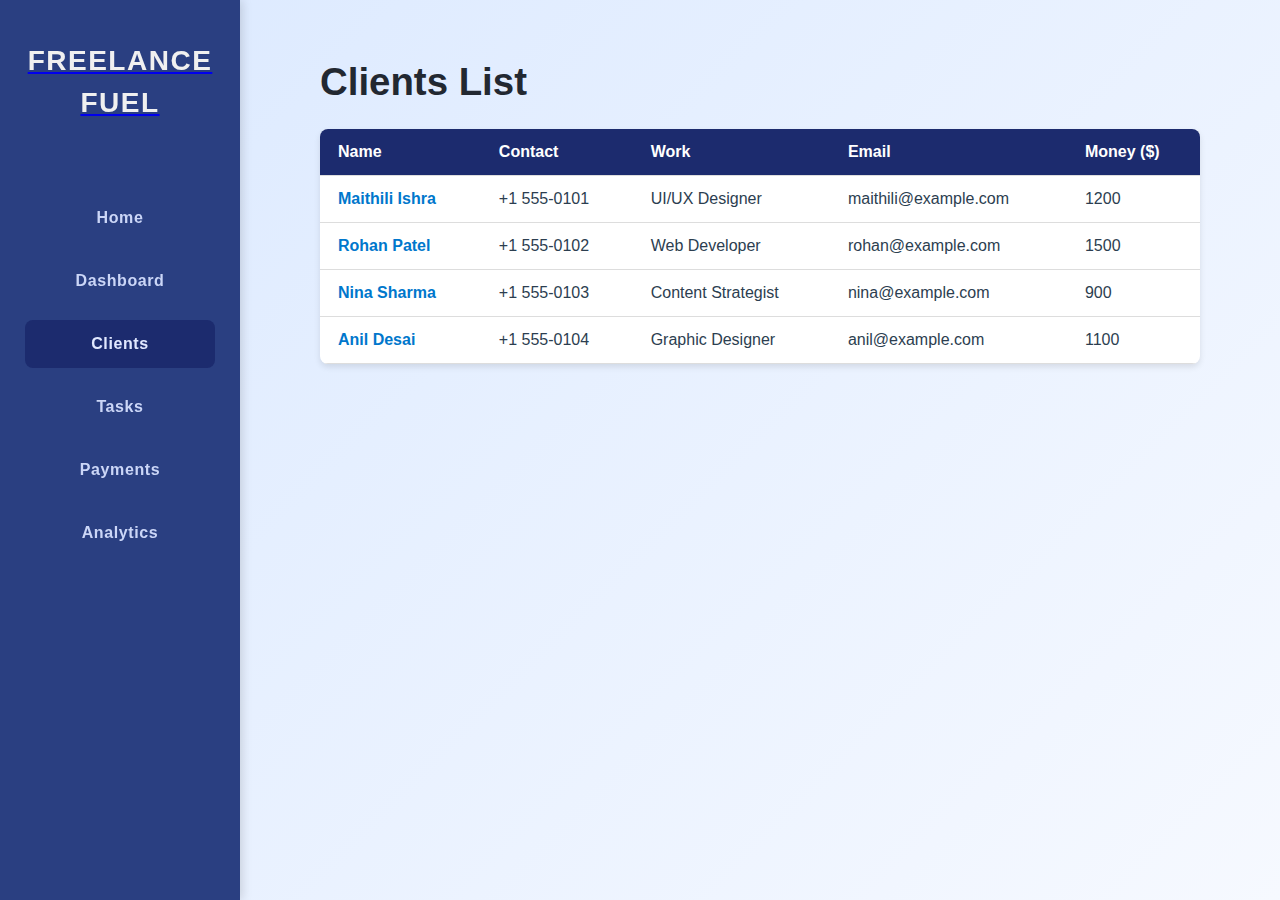
<file: templates/clients.html>
<!DOCTYPE html>
<html lang="en">
<head>
  <meta charset="UTF-8" />
  <meta name="viewport" content="width=device-width, initial-scale=1" />
  <title>Clients | Freelance Fuel</title>
  <link rel="stylesheet" href="/css/clients.css" />
</head>
<body>

<aside class="sidebar">
    <a href="/templates/homepage.html"><h2>Freelance Fuel</h2></a>
    <nav>
      <a href="/templates/homepage.html">Home</a>
      <a href="/templates/dashboard.html">Dashboard</a>
      <a href="/templates/clients.html" class="active">Clients</a>
      <a href="/templates/task.html" >Tasks</a>
      <a href="/templates/payments.html">Payments</a>
      <a href="/templates/analytics.html" >Analytics</a>

    </nav>
  </aside>
<main class="main-content">
  <h1>Clients List</h1>
  <table class="clients-table">
    <thead>
      <tr>
        <th>Name</th>
        <th>Contact</th>
        <th>Work</th>
        <th>Email</th>
        <th>Money ($)</th>
      </tr>
    </thead>
    <tbody>
      <tr>
        <td><a href="/data/Maithili.html">Maithili Ishra</a></td>
        <td>+1 555-0101</td>
        <td>UI/UX Designer</td>
        <td>maithili@example.com</td>
        <td>1200</td>
      </tr>
      <tr>
        <td><a href="/data/rohan.html">Rohan Patel</a></td>
        <td>+1 555-0102</td>
        <td>Web Developer</td>
        <td>rohan@example.com</td>
        <td>1500</td>
      </tr>
      <tr>
        <td><a href="/data/Nina.html">Nina Sharma</a></td>
        <td>+1 555-0103</td>
        <td>Content Strategist</td>
        <td>nina@example.com</td>
        <td>900</td>
      </tr>
      <tr>
        <td><a href="/data/anil.html">Anil Desai</a></td>
        <td>+1 555-0104</td>
        <td>Graphic Designer</td>
        <td>anil@example.com</td>
        <td>1100</td>
      </tr>
    </tbody>
  </table>
</main>

</body>
</html>
</file>
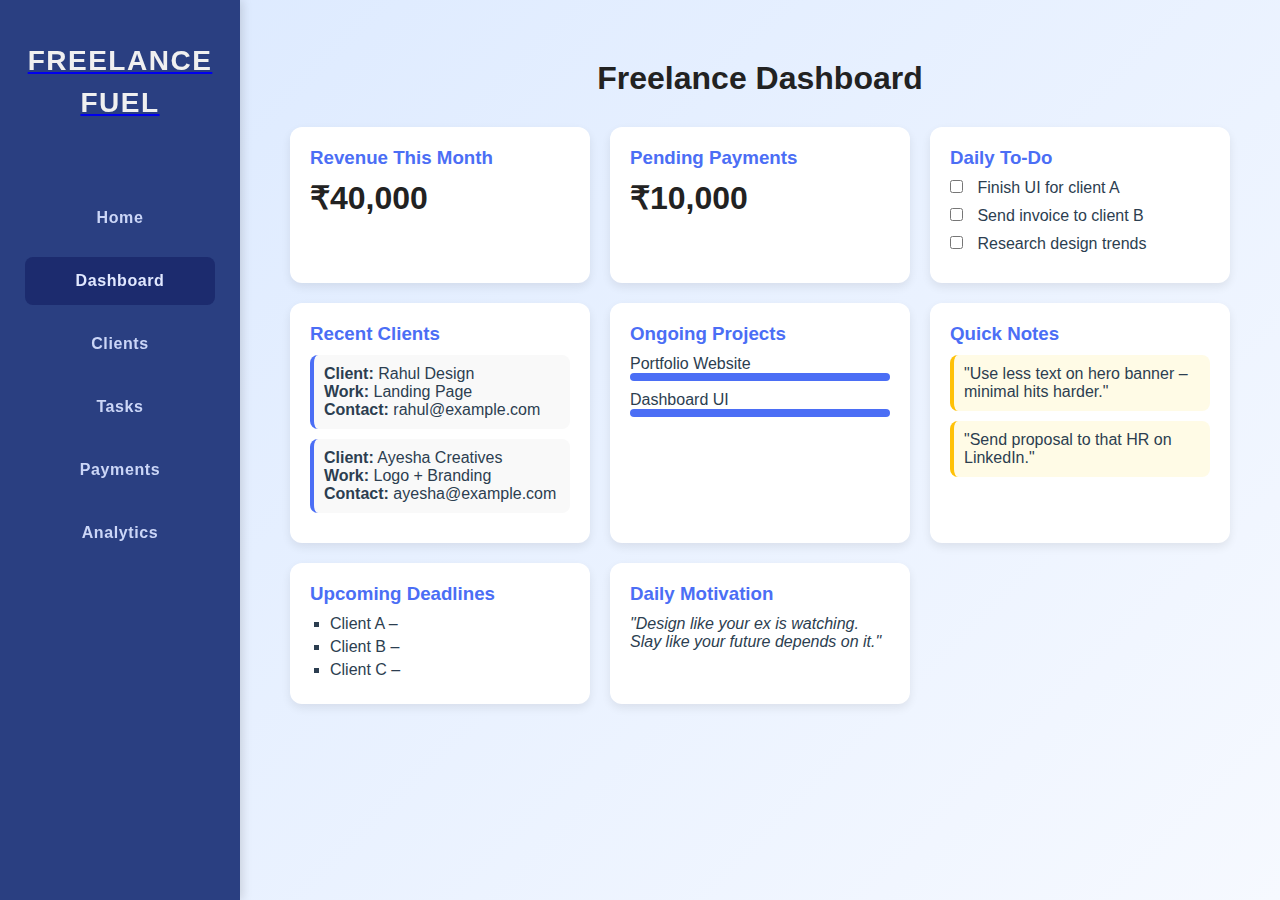
<file: templates/dashboard.html>
<!DOCTYPE html>
<html lang="en">
<head>
  <meta charset="UTF-8" />
  <meta name="viewport" content="width=device-width, initial-scale=1" />
  <title>Dashboard | Freelance Fuel</title>
  <link rel="stylesheet" href="/css/dashboard.css" />
</head>
<body>
<aside class="sidebar">
    <a href="/templates/homepage.html"><h2>Freelance Fuel</h2></a>
    <nav>
      <a href="/templates/homepage.html">Home</a>
      <a href="/templates/dashboard.html" class="active">Dashboard</a>
      <a href="/templates/clients.html">Clients</a>
      <a href="/templates/task.html" >Tasks</a>
      <a href="/templates/payments.html">Payments</a>
      <a href="/templates/analytics.html" >Analytics</a>

    </nav>
  </aside>

  <div class="main-content">
    <h1>Freelance Dashboard</h1>
    <div class="dashboard">
      <div class="card">
        <h3>Revenue This Month</h3>
        <div class="revenue">₹40,000</div>
      </div>

      <div class="card">
        <h3>Pending Payments</h3>
        <div class="pending">₹10,000</div>
      </div>

      <div class="card">
        <h3>Daily To-Do</h3>
        <ul class="todo-list" id="todo-list">
          <li><label><input type="checkbox" /> Finish UI for client A</label></li>
          <li><label><input type="checkbox" /> Send invoice to client B</label></li>
          <li><label><input type="checkbox" /> Research design trends</label></li>
        </ul>
      </div>

      <div class="card">
        <h3>Recent Clients</h3>
        <div class="client-box">
          <strong>Client:</strong> Rahul Design<br />
          <strong>Work:</strong> Landing Page<br />
          <strong>Contact:</strong> rahul@example.com
        </div>
        <div class="client-box">
          <strong>Client:</strong> Ayesha Creatives<br />
          <strong>Work:</strong> Logo + Branding<br />
          <strong>Contact:</strong> ayesha@example.com
        </div>
      </div>

      <div class="card">
        <h3>Ongoing Projects</h3>
        <p>Portfolio Website</p>
        <div class="progress"><div class="progress-bar" data-progress="60"></div></div>
        <p>Dashboard UI</p>
        <div class="progress"><div class="progress-bar" data-progress="80"></div></div>
      </div>

      <div class="card">
        <h3>Quick Notes</h3>
        <div class="note">"Use less text on hero banner – minimal hits harder."</div>
        <div class="note">"Send proposal to that HR on LinkedIn."</div>
      </div>

      <div class="card">
        <h3>Upcoming Deadlines</h3>
        <ul class="deadline-list" id="deadline-list">
          <li>Client A – <span class="deadline-date" data-date="2025-05-30"></span></li>
          <li>Client B – <span class="deadline-date" data-date="2025-06-02"></span></li>
          <li>Client C – <span class="deadline-date" data-date="2025-06-05"></span></li>
        </ul>
      </div>

      <div class="card">
        <h3>Daily Motivation</h3>
        <p style="font-style: italic;">
          "Design like your ex is watching. Slay like your future depends on it."
        </p>
      </div>
    </div>
  </div>

  <script src="/templates/"></script>
</body>
</html>
</file>
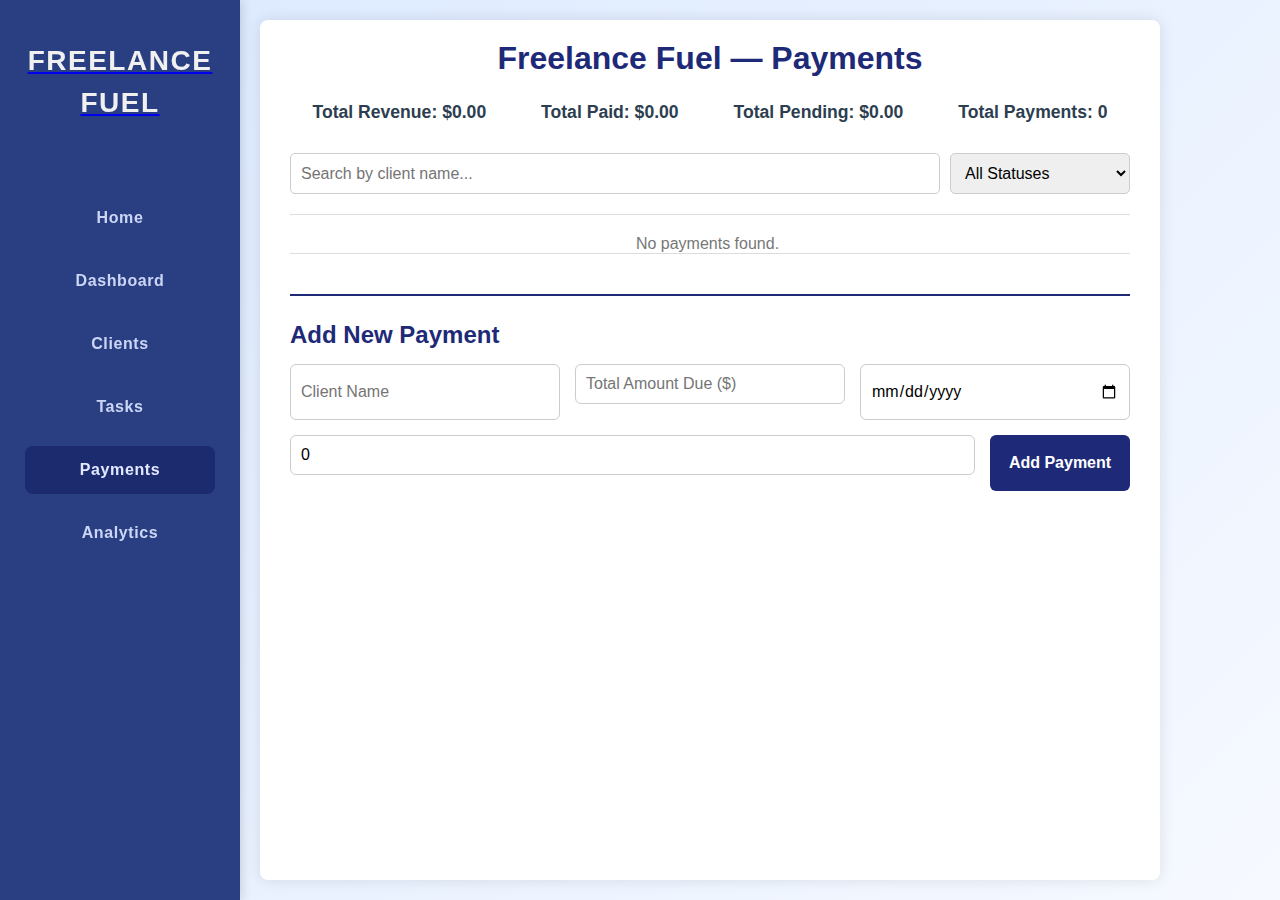
<file: templates/payments.html>
<!DOCTYPE html>
<html lang="en">
<head>
  <meta charset="UTF-8" />
  <meta name="viewport" content="width=device-width, initial-scale=1" />
  <title>Freelance Fuel - Payments</title>
  <link rel="stylesheet" href="/css/payments.css" />
</head>
<body>
<aside class="sidebar">
    <a href="/templates/homepage.html"><h2>Freelance Fuel</h2></a>
    <nav>
      <a href="/templates/homepage.html">Home</a>
      <a href="/templates/dashboard.html">Dashboard</a>
      <a href="/templates/clients.html">Clients</a>
      <a href="/templates/task.html" >Tasks</a>
      <a href="/templates/payments.html" class="active">Payments</a>
      <a href="/templates/analytics.html" >Analytics</a>
    </nav>
  </aside>

  <div class="container" style="margin-left: 240px;">
    <h1>Freelance Fuel — Payments</h1>

    <!-- Summary Section -->
    <section id="summary">
      <div><strong>Total Revenue:</strong> $<span id="totalRevenue">0</span></div>
      <div><strong>Total Paid:</strong> $<span id="totalPaid">0</span></div>
      <div><strong>Total Pending:</strong> $<span id="totalPending">0</span></div>
      <div><strong>Total Payments:</strong> <span id="totalPayments">0</span></div>
    </section>

    <!-- Search & Filter -->
    <section id="search-filter">
      <input type="text" id="searchInput" placeholder="Search by client name..." />
      <select id="statusFilter">
        <option value="all">All Statuses</option>
        <option value="paid">Paid</option>
        <option value="partial">Partial</option>
        <option value="pending">Pending</option>
      </select>
    </section>

    <!-- Payments List -->
    <section id="paymentsList">
      <div class="payment-container">
        <h2>Invoice Payment</h2>
        <p>Total Amount Due: <span id="totalAmountDisplay">1000</span> USD</p>
        <p>Amount Paid: <span id="paidAmount">0</span> USD</p>
        <p>Remaining Amount: <span id="remainingAmount">1000</span> USD</p>

        <input
          type="number"
          id="partialPaymentInput"
          placeholder="Enter partial payment amount"
          min="1"
          max="1000"
        />
        
        <div class="button-group">
          <button id="submitPaymentBtn">Submit Partial Payment</button>
          <button id="pendingBtn" class="status-btn">Pending</button>
          <button id="paidBtn" class="status-btn">Paid</button>
          <button id="resetPaymentBtn" class="reset-btn">Reset Payment</button>
        </div>
      </div>
    </section>

    <!-- Add New Payment Form -->
    <section id="addPaymentSection">
      <h2>Add New Payment</h2>
      <form id="addPaymentForm">
        <input type="text" id="clientName" placeholder="Client Name" required />
        <input type="number" id="totalAmount" placeholder="Total Amount Due ($)" min="0.01" step="0.01" required />
        <input type="date" id="dueDate" required />
        <input type="number" id="initialPaid" placeholder="Initial Amount Paid ($)" min="0" step="0.01" value="0" />
        <button type="submit">Add Payment</button>
      </form>
    </section>
  </div>
 
  <script src="/templates/payment.js"></script>
</body>
</html>
</file>
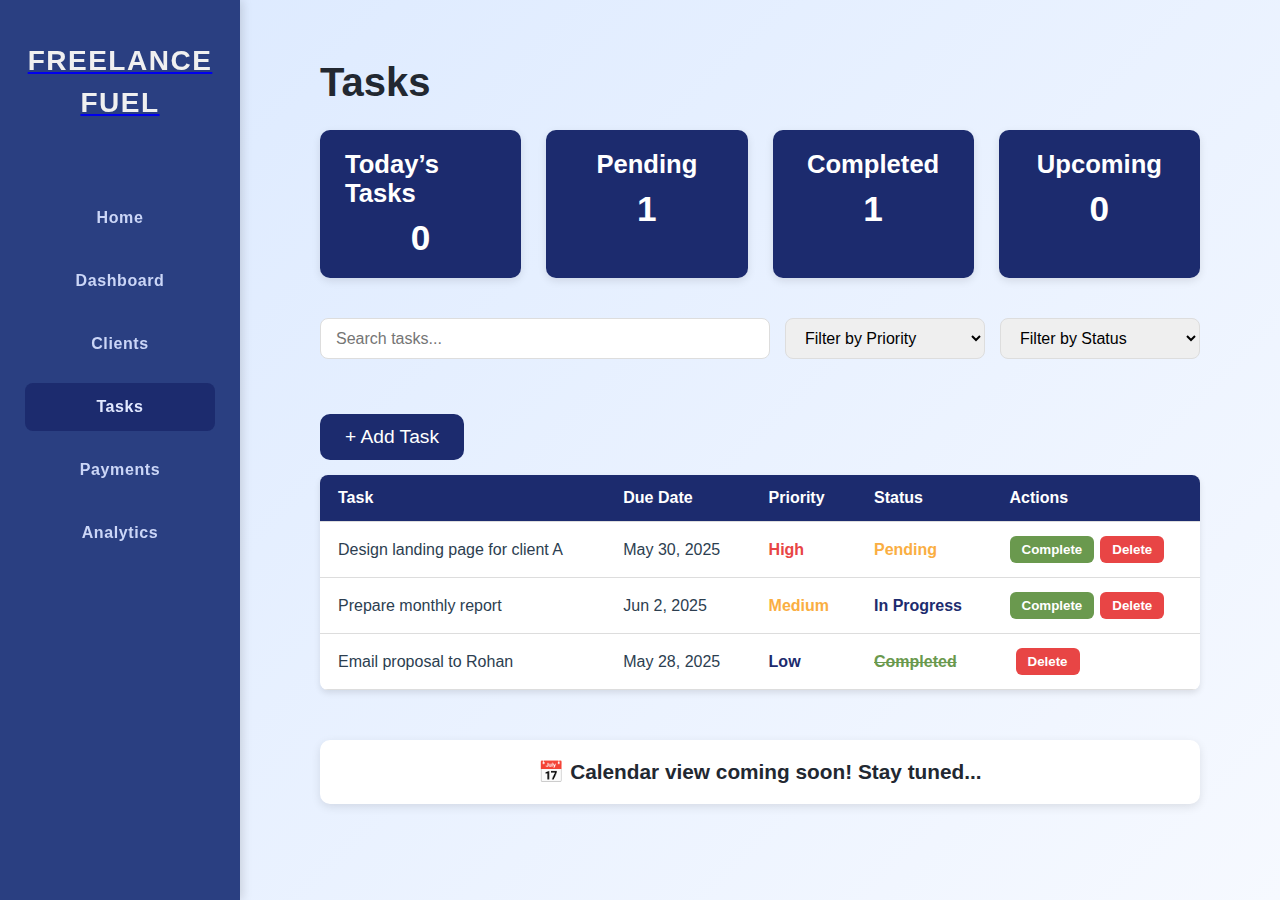
<file: templates/task.html>
<!-- tasks.html -->
<!DOCTYPE html>
<html lang="en">
<head>
  <meta charset="UTF-8">
  <meta name="viewport" content="width=device-width, initial-scale=1.0">
  <title>Tasks | Freelance Fuel</title>
  <link rel="stylesheet" href="/css/task.css">
</head>
<body>
<aside class="sidebar">
    <a href="/templates/homepage.html"><h2>Freelance Fuel</h2></a>
    <nav>
      <a href="/templates/homepage.html">Home</a>      
      <a href="/templates/dashboard.html">Dashboard</a>
      <a href="/templates/clients.html">Clients</a>
      <a href="/templates/task.html" class="active">Tasks</a>
      <a href="/templates/payments.html">Payments</a>
      <a href="/templates/analytics.html" >Analytics</a>
    </nav>
  </aside>


  <main>
    <h1>Tasks</h1>

    <section class="task-overview">
      <div class="overview-card">
        <h3>Today’s Tasks</h3>
        <p id="tasks-today-count">0</p>
      </div>
      <div class="overview-card">
        <h3>Pending</h3>
        <p id="tasks-pending-count">0</p>
      </div>
      <div class="overview-card">
        <h3>Completed</h3>
        <p id="tasks-completed-count">0</p>
      </div>
      <div class="overview-card">
        <h3>Upcoming</h3>
        <p id="tasks-upcoming-count">0</p>
      </div>
    </section>

    <section class="task-controls">
      <input type="search" id="search-input" placeholder="Search tasks..." />
      <select id="filter-priority">
        <option value="">Filter by Priority</option>
        <option value="High">High Priority</option>
        <option value="Medium">Medium Priority</option>
        <option value="Low">Low Priority</option>
      </select>
      <select id="filter-status">
        <option value="">Filter by Status</option>
        <option value="Pending">Pending</option>
        <option value="In Progress">In Progress</option>
        <option value="Completed">Completed</option>
      </select>
    </section>

    <button class="add-task-btn" id="open-modal-btn">+ Add Task</button>

    <table id="task-table">
      <thead>
        <tr>
          <th>Task</th>
          <th>Due Date</th>
          <th>Priority</th>
          <th>Status</th>
          <th>Actions</th>
        </tr>
      </thead>
      <tbody id="task-table-body">
        <!-- Tasks go here -->
      </tbody>
    </table>

    <div class="calendar-placeholder">
      📅 Calendar view coming soon! Stay tuned...
    </div>
  </main>

  <!-- Add Task Modal -->
  <div class="modal-bg" id="modal-bg">
    <div class="modal">
      <h2>Add New Task</h2>
      <form id="task-form">
        <label for="task-title">Task Title</label>
        <input type="text" id="task-title" required />

        <label for="task-desc">Description</label>
        <textarea id="task-desc" placeholder="Optional"></textarea>

        <label for="task-due-date">Due Date</label>
        <input type="date" id="task-due-date" required />

        <label for="task-priority">Priority</label>
        <select id="task-priority" required>
          <option value="">Select priority</option>
          <option value="High">High</option>
          <option value="Medium" selected>Medium</option>
          <option value="Low">Low</option>
        </select>

        <label for="task-status">Status</label>
        <select id="task-status" required>
          <option value="Pending" selected>Pending</option>
          <option value="In Progress">In Progress</option>
          <option value="Completed">Completed</option>
        </select>

        <div class="modal-buttons">
          <button type="button" class="btn btn-cancel" id="close-modal-btn">Cancel</button>
          <button type="submit" class="btn btn-complete">Add Task</button>
        </div>
      </form>
    </div>
  </div>

<script src="/templates/task.js"></script>
</body>
</html>
</file>
<file: css/clients.css>
/* Global Reset & Base */
* {
  box-sizing: border-box;
  margin: 0;
  padding: 0;
  font-family: 'Poppins', sans-serif;
}

body {
  background: linear-gradient(135deg, #dbe9ff, #f6f9ff);
  color: #2c3e50;
  display: flex;
  min-height: 100vh;
  overflow-x: hidden;
  font-family: 'Poppins', sans-serif;
  margin: 0;
  padding: 20px;
}

/* Fixed Sidebar */
.sidebar {
  position: fixed;
  top: 0;
  left: 0;
  bottom: 0;
  width: 240px;
  background-color: #2a3f81; /* Dark blue */
  color: #ffffff;
  padding: 40px 25px;
  display: flex;
  flex-direction: column;
  align-items: center;
  gap: 30px;
  box-shadow: 2px 0 10px rgba(0,0,0,0.15);
  z-index: 1000;
  user-select: none;
  font-size: 16px;
  letter-spacing: 0.6px;
  line-height: 1.5;
}

/* Sidebar Heading */
.sidebar h2 {
  font-size: 28px;
  font-weight: 700;
  text-transform: uppercase;
  color: #f0f0f0;
  text-align: center;
  margin-bottom: 40px;
  letter-spacing: 1.5px;
}

/* Sidebar Navigation */
.sidebar nav {
  width: 100%;
  display: flex;
  flex-direction: column;
  gap: 15px;
}

.sidebar nav a {
  color: #cbd6f7;
  text-decoration: none;
  font-weight: 600;
  padding: 12px 20px;
  border-radius: 8px;
  transition: background-color 0.3s ease, color 0.3s ease;
  text-align: center;
  font-size: 16px;
  letter-spacing: 0.6px;
}

.sidebar nav a:hover,
.sidebar nav a.active {
  background-color: #1c2b6e;
  color: #e1e8ff;
}


/* Main content */
.main-content {
  margin-left: 240px; /* same as sidebar width */
  padding: 40px 60px;
  flex-grow: 1;
  overflow-x: auto;
}

.main-content h1 {
  margin-bottom: 25px;
  color: #222831;
  font-weight: 700;
  font-size: 2.4rem;
}

/* Table styles */
.clients-table {
  width: 100%;
  border-collapse: collapse;
  box-shadow: 0 3px 6px rgba(0,0,0,0.1);
  background: #fff;
  border-radius: 8px;
  overflow: hidden;
}

.clients-table thead {
  background-color: #1c2b6e;
  color: #fff;
}

.clients-table th,
.clients-table td {
  text-align: left;
  padding: 14px 18px;
  border-bottom: 1px solid #ddd;
}

.clients-table tbody tr:hover {
  background-color: #f0f9fa;
}

.clients-table a {
  color: #0077cc;
  text-decoration: none;
  font-weight: 600;
}

.clients-table a:hover {
  text-decoration: underline;
  color: #005fa3;
}
</file>
<file: css/dashboard.css>
/* Global Reset & Base */
* {
  box-sizing: border-box;
  margin: 0;
  padding: 0;
  font-family: 'Poppins', sans-serif;
}

body {
  background: linear-gradient(135deg, #dbe9ff, #f6f9ff);
  color: #2c3e50;
  display: flex;
  min-height: 100vh;
  overflow-x: hidden;
  font-family: 'Poppins', sans-serif;
  margin: 0;
  padding: 20px;
}

/* Fixed Sidebar */
.sidebar {
  position: fixed;
  top: 0;
  left: 0;
  bottom: 0;
  width: 240px;
  background-color: #2a3f81; /* Dark blue */
  color: #ffffff;
  padding: 40px 25px;
  display: flex;
  flex-direction: column;
  align-items: center;
  gap: 30px;
  box-shadow: 2px 0 10px rgba(0,0,0,0.15);
  z-index: 1000;
  user-select: none;
  font-size: 16px;
  letter-spacing: 0.6px;
  line-height: 1.5;
}

/* Sidebar Heading */
.sidebar h2 {
  font-size: 28px;
  font-weight: 700;
  text-transform: uppercase;
  color: #f0f0f0;
  text-align: center;
  margin-bottom: 40px;
  letter-spacing: 1.5px;
}

/* Sidebar Navigation */
.sidebar nav {
  width: 100%;
  display: flex;
  flex-direction: column;
  gap: 15px;
}

.sidebar nav a {
  color: #cbd6f7;
  text-decoration: none;
  font-weight: 600;
  padding: 12px 20px;
  border-radius: 8px;
  transition: background-color 0.3s ease, color 0.3s ease;
  text-align: center;
  font-size: 16px;
  letter-spacing: 0.6px;
}

.sidebar nav a:hover,
.sidebar nav a.active {
  background-color: #1c2b6e;
  color: #e1e8ff;
}



    .main-content {
      margin-left: 240px;
      padding: 40px 30px;
      width: calc(100% - 240px);
    }

    .main-content h1 {
      text-align: center;
      font-size: 32px;
      margin-bottom: 30px;
      font-weight: 600;
      color: #222;
    }

    .dashboard {
      display: grid;
      grid-template-columns: repeat(auto-fit, minmax(280px, 1fr));
      gap: 20px;
    }

    .card {
      background: white;
      padding: 20px;
      border-radius: 12px;
      box-shadow: 0 4px 10px rgba(0, 0, 0, 0.08);
    }

    .card h3 {
      margin-bottom: 10px;
      color: #4b6ef5;
    }

    .revenue, .pending {
      font-size: 2em;
      font-weight: bold;
      color: #222;
    }

    .todo-list li {
      list-style: none;
      margin: 10px 0;
      display: flex;
      align-items: center;
    }

    .todo-list input[type="checkbox"] {
      margin-right: 10px;
    }

    .client-box {
      background: #f9f9f9;
      padding: 10px;
      border-left: 4px solid #4b6ef5;
      margin-bottom: 10px;
      border-radius: 8px;
    }

    .progress {
      height: 8px;
      background: #eee;
      border-radius: 4px;
      overflow: hidden;
      margin-bottom: 10px;
    }

    .progress-bar {
      height: 8px;
      background: #4b6ef5;
    }

    .note {
      background: #fffbe6;
      border-left: 4px solid #ffc107;
      padding: 10px;
      border-radius: 8px;
      margin-bottom: 10px;
    }

    .deadline-list li {
      list-style: square;
      margin-left: 20px;
      margin-bottom: 5px;
    }

    @media (max-width: 768px) {
      .sidebar {
        position: static;
        width: 100%;
        height: auto;
      }

      .main-content {
        margin-left: 0;
        width: 100%;
      }
    }
</file>
<file: css/payments.css>
/* Global Reset & Base */
* {
  box-sizing: border-box;
  margin: 0;
  padding: 0;
  font-family: 'Poppins', sans-serif;
}

body {
  background: linear-gradient(135deg, #dbe9ff, #f6f9ff);
  color: #2c3e50;
  display: flex;
  min-height: 100vh;
  overflow-x: hidden;
  font-family: 'Poppins', sans-serif;
  margin: 0;
  padding: 20px;
}

/* Fixed Sidebar */
.sidebar {
  position: fixed;
  top: 0;
  left: 0;
  bottom: 0;
  width: 240px;
  background-color: #2a3f81; /* Dark blue */
  color: #ffffff;
  padding: 40px 25px;
  display: flex;
  flex-direction: column;
  align-items: center;
  gap: 30px;
  box-shadow: 2px 0 10px rgba(0,0,0,0.15);
  z-index: 1000;
  user-select: none;
  font-size: 16px;
  letter-spacing: 0.6px;
  line-height: 1.5;
}

/* Sidebar Heading */
.sidebar h2 {
  font-size: 28px;
  font-weight: 700;
  text-transform: uppercase;
  color: #f0f0f0;
  text-align: center;
  margin-bottom: 40px;
  letter-spacing: 1.5px;
}

/* Sidebar Navigation */
.sidebar nav {
  width: 100%;
  display: flex;
  flex-direction: column;
  gap: 15px;
}

.sidebar nav a {
  color: #cbd6f7;
  text-decoration: none;
  font-weight: 600;
  padding: 12px 20px;
  border-radius: 8px;
  transition: background-color 0.3s ease, color 0.3s ease;
  text-align: center;
  font-size: 16px;
  letter-spacing: 0.6px;
}

.sidebar nav a:hover,
.sidebar nav a.active {
  background-color: #1c2b6e;
  color: #e1e8ff;
}


/* Container */
.container {
  max-width: 900px;
  margin: 0 auto;
  background: white;
  border-radius: 8px;
  padding: 20px 30px 40px;
  box-shadow: 0 0 15px rgba(0,0,0,0.1);
  flex: 1;
  margin-left: 260px; /* Leave space for fixed sidebar */
}

/* Headings */
h1 {
  text-align: center;
  margin-bottom: 25px;
  color: #1e2a78;
}

/* Summary Section */
#summary {
  display: flex;
  justify-content: space-around;
  font-size: 1.1rem;
  margin-bottom: 30px;
  font-weight: 600;
  flex-wrap: wrap;
  gap: 10px;
}

/* Search and Filter */
#search-filter {
  display: flex;
  justify-content: space-between;
  margin-bottom: 20px;
  gap: 10px;
  flex-wrap: wrap;
}

#searchInput,
#statusFilter {
  padding: 10px;
  font-size: 1rem;
  border-radius: 5px;
  border: 1px solid #ccc;
  flex: 1 1 200px;
  min-width: 150px;
}

#statusFilter {
  max-width: 180px;
}

/* Payments List */
#paymentsList {
  display: flex;
  flex-direction: column;
  gap: 15px;
  margin-bottom: 40px;
  max-height: 400px;
  overflow-y: auto;
  padding-right: 5px;
  border-top: 1px solid #ddd;
  border-bottom: 1px solid #ddd;
}

/* Individual Payment Card */
.payment-card {
  background: #fefefe;
  border: 1px solid #ddd;
  border-radius: 8px;
  padding: 15px 20px;
  display: flex;
  justify-content: space-between;
  align-items: center;
  gap: 15px;
  flex-wrap: wrap;
}

.payment-info {
  flex: 3 1 220px;
  min-width: 220px;
}

.payment-info p {
  margin: 5px 0;
  font-size: 0.95rem;
}

/* Status badges */
.status {
  font-weight: 700;
  padding: 4px 10px;
  border-radius: 20px;
  color: white;
  display: inline-block;
  min-width: 80px;
  text-align: center;
  user-select: none;
}

.status.paid {
  background-color: #28a745; /* Green */
}

.status.partial {
  background-color: #ffc107; /* Yellow */
  color: #333;
}

.status.pending {
  background-color: #dc3545; /* Red */
}

/* Payment Actions */
.payment-actions {
  flex: 1.5 1 230px;
  display: flex;
  align-items: center;
  gap: 10px;
  min-width: 230px;
  flex-wrap: nowrap;
}

.payment-actions input[type="number"] {
  width: 100px;
  padding: 7px 10px;
  font-size: 1rem;
  border-radius: 6px;
  border: 1px solid #ccc;
  flex-shrink: 0;
}

.payment-actions button {
  padding: 8px 14px;
  border: none;
  border-radius: 6px;
  background-color: #1e2a78;
  color: white;
  font-weight: 600;
  cursor: pointer;
  transition: background-color 0.3s ease;
  flex-shrink: 0;
}

.payment-actions button:hover:not(:disabled) {
  background-color: #324ab1;
}

.payment-actions button:disabled {
  background-color: #999;
  cursor: not-allowed;
}

/* Add Payment Section */
#addPaymentSection {
  border-top: 2px solid #1e2a78;
  padding-top: 25px;
}

#addPaymentSection h2 {
  color: #1e2a78;
  margin-bottom: 15px;
}

#addPaymentForm {
  display: flex;
  gap: 15px;
  flex-wrap: wrap;
}

#addPaymentForm input {
  flex: 1 1 200px;
  padding: 10px;
  font-size: 1rem;
  border-radius: 6px;
  border: 1px solid #ccc;
  min-width: 150px;
}

#addPaymentForm button {
  flex: 0 0 140px;
  background-color: #1e2a78;
  color: white;
  font-weight: 700;
  border: none;
  border-radius: 6px;
  cursor: pointer;
  transition: background-color 0.3s ease;
}

#addPaymentForm button:hover {
  background-color: #324ab1;
}

/* Alerts */
.alert {
  margin: 15px 0;
  padding: 12px 20px;
  border-radius: 8px;
  font-weight: 600;
}

.alert.success {
  background-color: #d4edda;
  color: #155724;
}

.alert.error {
  background-color: #f8d7da;
  color: #721c24;
}

/* Payment Container (probably for modal or focused card) */
.payment-container {
  background-color: white;
  padding: 2rem;
  border-radius: 8px;
  box-shadow: 0 0 10px rgba(0, 0, 0, 0.1);
  width: 320px;
  text-align: center;
}

/* Inputs */
input[type="number"] {
  padding: 0.5rem;
  width: 90%;
  margin-bottom: 1rem;
  font-size: 1rem;
  border-radius: 4px;
  border: 1px solid #ccc;
}

/* Button Groups */
.button-group {
  display: flex;
  justify-content: space-around;
  gap: 10px;
  flex-wrap: wrap;
}

/* Buttons */
button {
  padding: 0.5rem 1rem;
  font-size: 1rem;
  border: none;
  border-radius: 4px;
  cursor: pointer;
  flex: 1;
  transition: background-color 0.3s ease;
  min-width: 90px;
}

#submitPaymentBtn {
  background-color: #007bff;
  color: white;
}

#submitPaymentBtn:hover {
  background-color: #0056b3;
}

/* Status buttons - hidden by default */
.status-btn {
  background-color: gray;
  color: white;
  cursor: default;
  user-select: none;
  display: none; /* hidden */
}

#pendingBtn {
  background-color: #ff9800; /* orange */
}

#paidBtn {
  background-color: #4caf50; /* green */
}

/* Reset button */
.reset-btn {
  background-color: #e91e63; /* pinkish-red */
  color: white;
}

.reset-btn:hover {
  background-color: #b0003a;
}
</file>
<file: css/task.css>
/* Global Reset & Base */
* {
  box-sizing: border-box;
  margin: 0;
  padding: 0;
  font-family: 'Poppins', sans-serif;
}

body {
  background: linear-gradient(135deg, #dbe9ff, #f6f9ff);
  color: #2c3e50;
  display: flex;
  min-height: 100vh;
  overflow-x: hidden;
  font-family: 'Poppins', sans-serif;
  margin: 0;
  padding: 20px;
}

/* Fixed Sidebar */
.sidebar {
  position: fixed;
  top: 0;
  left: 0;
  bottom: 0;
  width: 240px;
  background-color: #2a3f81; /* Dark blue */
  color: #ffffff;
  padding: 40px 25px;
  display: flex;
  flex-direction: column;
  align-items: center;
  gap: 30px;
  box-shadow: 2px 0 10px rgba(0,0,0,0.15);
  z-index: 1000;
  user-select: none;
  font-size: 16px;
  letter-spacing: 0.6px;
  line-height: 1.5;
}

/* Sidebar Heading */
.sidebar h2 {
  font-size: 28px;
  font-weight: 700;
  text-transform: uppercase;
  color: #f0f0f0;
  text-align: center;
  margin-bottom: 40px;
  letter-spacing: 1.5px;
}

/* Sidebar Navigation */
.sidebar nav {
  width: 100%;
  display: flex;
  flex-direction: column;
  gap: 15px;
}

.sidebar nav a {
  color: #cbd6f7;
  text-decoration: none;
  font-weight: 600;
  padding: 12px 20px;
  border-radius: 8px;
  transition: background-color 0.3s ease, color 0.3s ease;
  text-align: center;
  font-size: 16px;
  letter-spacing: 0.6px;
}

.sidebar nav a:hover,
.sidebar nav a.active {
  background-color: #1c2b6e;
  color: #e1e8ff;
}


  /* Main content */
  main {
    margin-left: 240px; /* sidebar width */
    padding: 40px 60px;
    flex-grow: 1;
    max-width: 1100px;
  }
  h1 {
    font-weight: 700;
    font-size: 2.5rem;
    margin-bottom: 25px;
    color: #222831;
  }
  /* Task overview */
  .task-overview {
    display: flex;
    gap: 25px;
    margin-bottom: 40px;
  }
  .overview-card {
    background: #1c2b6e;
    color: #fff;
    padding: 20px 25px;
    flex: 1;
    border-radius: 10px;
    box-shadow: 0 3px 8px rgba(0,0,0,0.1);
    display: flex;
    flex-direction: column;
    align-items: center;
  }
  .overview-card h3 {
    font-size: 1.6rem;
    margin-bottom: 10px;
  }
  .overview-card p {
    font-size: 2.2rem;
    font-weight: 700;
  }
  /* Search & filter */
  .task-controls {
    display: flex;
    justify-content: space-between;
    margin-bottom: 30px;
    gap: 15px;
  }
  .task-controls input[type="search"],
  .task-controls select {
    padding: 10px 15px;
    border-radius: 8px;
    border: 1px solid #ddd;
    font-size: 1rem;
    flex-grow: 1;
  }
  .task-controls select {
    max-width: 200px;
  }
  /* Task list table */
  table {
    width: 100%;
    border-collapse: collapse;
    background: #fff;
    border-radius: 8px;
    box-shadow: 0 3px 6px rgba(0,0,0,0.1);
    overflow: hidden;
  }
  thead {
    background-color: #1c2b6e;
    color: #fff;
  }
  th, td {
    padding: 14px 18px;
    text-align: left;
    border-bottom: 1px solid #ddd;
  }
  tbody tr:hover {
    background-color: #f0f9fa;
  }
  .priority-high {
    color: #e84545;
    font-weight: 700;
  }
  .priority-medium {
    color: #faae42;
    font-weight: 700;
  }
  .priority-low {
    color: #1c2b6e;
    font-weight: 700;
  }
  .status-pending {
    color: #faae42;
    font-weight: 600;
  }
  .status-inprogress {
    color: #1c2b6e;
    font-weight: 600;
  }
  .status-completed {
    color: #6a994e;
    font-weight: 600;
    text-decoration: line-through;
  }
  /* Action buttons */
  .btn {
    padding: 6px 12px;
    border: none;
    border-radius: 6px;
    cursor: pointer;
    font-weight: 600;
    transition: background-color 0.3s ease;
  }
  .btn-complete {
    background-color: #6a994e;
    color: white;
  }
  .btn-complete:hover {
    background-color: #557a38;
  }
  .btn-delete {
    background-color: #e84545;
    color: white;
    margin-left: 6px;
  }
  .btn-delete:hover {
    background-color: #b63434;
  }
  /* Add Task Button */
  .add-task-btn {
    margin: 25px 0 15px 0;
    background-color: #1c2b6e;
    color: white;
    padding: 12px 25px;
    font-size: 1.2rem;
    border-radius: 10px;
    border: none;
    cursor: pointer;
    transition: background-color 0.3s ease;
  }
  .add-task-btn:hover {
    background-color: #008b91;
  }
  /* Modal */
  .modal-bg {
    position: fixed;
    top: 0;
    left: 0;
    right: 0; bottom: 0;
    background: rgba(0,0,0,0.5);
    display: none;
    justify-content: center;
    align-items: center;
    z-index: 100;
  }
  .modal-bg.active {
    display: flex;
  }
  .modal {
    background: white;
    border-radius: 12px;
    width: 400px;
    padding: 30px 25px;
    box-shadow: 0 8px 20px rgba(0,0,0,0.3);
    position: relative;
  }
  .modal h2 {
    margin-bottom: 20px;
    font-weight: 700;
    color: #222831;
  }
  .modal label {
    display: block;
    margin-bottom: 6px;
    font-weight: 600;
  }
  .modal input[type="text"],
  .modal textarea,
  .modal select,
  .modal input[type="date"] {
    width: 100%;
    padding: 8px 12px;
    margin-bottom: 15px;
    border: 1px solid #ccc;
    border-radius: 8px;
    font-size: 1rem;
    resize: vertical;
  }
  .modal textarea {
    height: 60px;
  }
  .modal-buttons {
    display: flex;
    justify-content: flex-end;
    gap: 15px;
  }
  .btn-cancel {
    background-color: #ddd;
    color: #333;
  }
  .btn-cancel:hover {
    background-color: #bbb;
  }
  /* Calendar placeholder */
  .calendar-placeholder {
    margin-top: 50px;
    background: #fff;
    border-radius: 10px;
    padding: 20px;
    color: #222831;
    box-shadow: 0 3px 10px rgba(0,0,0,0.1);
    font-weight: 600;
    font-size: 1.3rem;
    text-align: center;
    user-select: none;
  }
</file>
